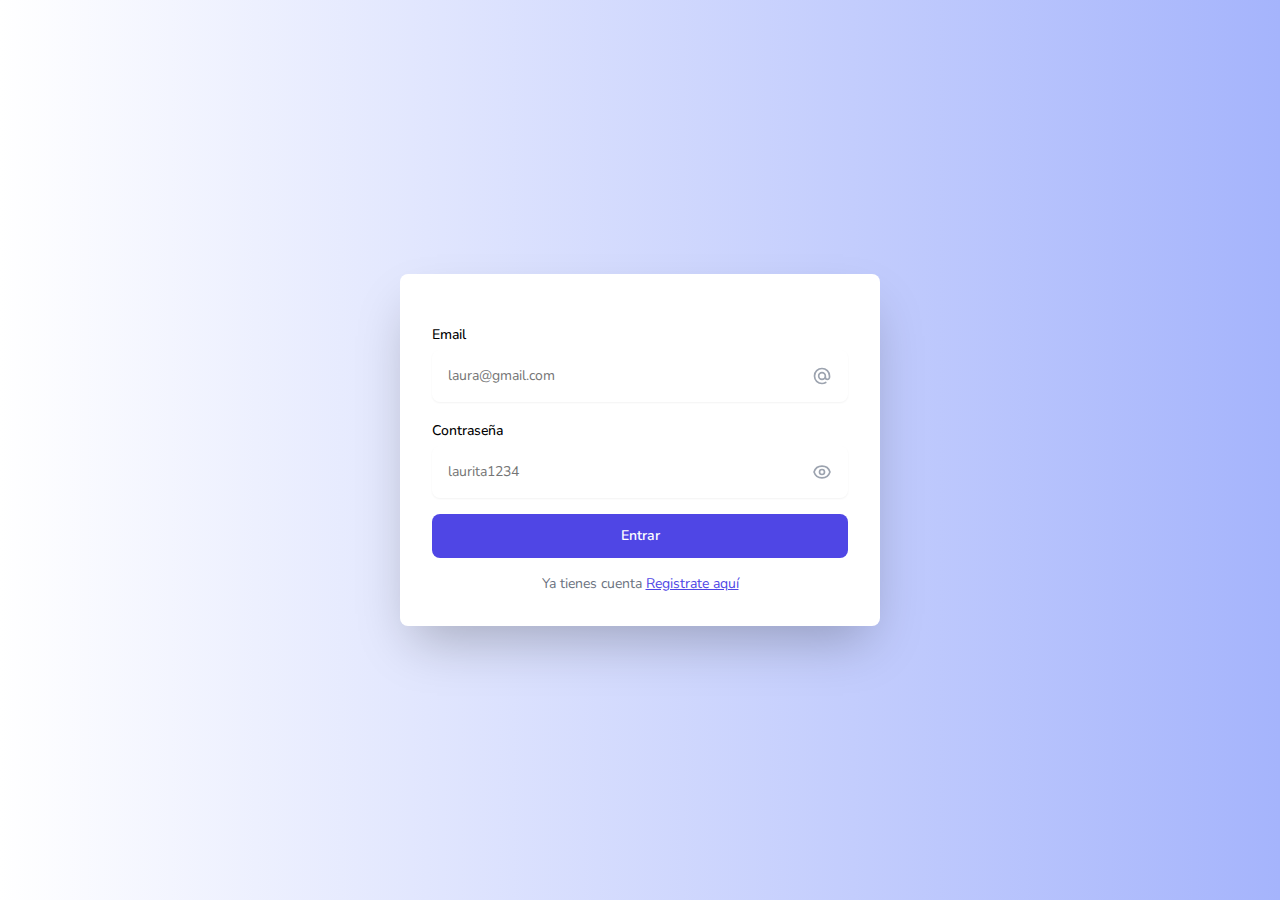
<file: login/index.html>
<!DOCTYPE html>
<html lang="es">

<head>
    <meta charset="UTF-8" />
    <!-- <link rel="icon" type="image/svg+xml" href="/vite.svg" /> -->
    <meta name="viewport" content="width=device-width, initial-scale=1.0" />
    <script type="module" src="./login.js"></script>
    <link rel="stylesheet" href="style.css">
    <title>Touristfy | 🧳 LOGIN</title>
</head>

<body>

    <div class="login-container">
        <div class="form-container">

            <form method="post" id="loginForm" class="form space-y-4">

                <div class="field-box">
                    <label for="email" class="label">Email</label>

                    <div class="input-box">
                        <input type="email" id="email" required class="input" placeholder="laura@gmail.com"
                            name="email" />

                        <span class="input-img">
                            <svg xmlns="http://www.w3.org/2000/svg" class="img-svg" fill="none" viewBox="0 0 24 24"
                                stroke="currentColor">
                                <path stroke-linecap="round" stroke-linejoin="round" stroke-width="2"
                                    d="M16 12a4 4 0 10-8 0 4 4 0 008 0zm0 0v1.5a2.5 2.5 0 005 0V12a9 9 0 10-9 9m4.5-1.206a8.959 8.959 0 01-4.5 1.207" />
                            </svg>
                        </span>
                    </div>
                </div>

                <div class="field-box">
                    <label for="password" class="label">Contraseña</label>

                    <div class="input-box">
                        <input type="password" id="password" required name="password" class="input"
                            placeholder="laurita1234" />

                        <span class="input-img">
                            <svg xmlns="http://www.w3.org/2000/svg" class="img-svg" fill="none" viewBox="0 0 24 24"
                                stroke="currentColor">
                                <path stroke-linecap="round" stroke-linejoin="round" stroke-width="2"
                                    d="M15 12a3 3 0 11-6 0 3 3 0 016 0z" />
                                <path stroke-linecap="round" stroke-linejoin="round" stroke-width="2"
                                    d="M2.458 12C3.732 7.943 7.523 5 12 5c4.478 0 8.268 2.943 9.542 7-1.274 4.057-5.064 7-9.542 7-4.477 0-8.268-2.943-9.542-7z" />
                            </svg>
                        </span>
                    </div>
                </div>

                <button type="submit" class="submit-btn">
                    Entrar
                </button>

                <p class="form-footer">
                    Ya tienes cuenta
                    <a class="form-footer-link" href="../signup/">Registrate
                        aquí</a>
                </p>
            </form>
        </div>
    </div>
</body>

</html>
</file>
<file: login/style.css>
@import './normalize.css';
@import url('https://fonts.googleapis.com/css2?family=Nunito:ital,wght@0,200;0,300;0,400;0,500;0,600;0,700;0,800;0,900;1,200;1,300;1,400;1,500;1,600;1,700;1,800;1,900&display=swap');

:root {
  --tw-gradient-from: #fff;
  --tw-gradient-to: rgb(255 255 255 / 0);
  --tw-gradient-stops: var(--tw-gradient-from), var(--tw-gradient-to);
  --tw-gradient-to: #a5b4fc;
  --tw-ring-inset: ;
  --tw-ring-offset-width: 0px;
  --tw-ring-offset-color: #fff;
  --tw-ring-color: rgb(59 130 246 / 0.5);
  --tw-ring-offset-shadow: 0 0 #0000;
  --tw-ring-shadow: 0 0 #0000;
}

.login-container {
  font-family: Nunito, sans-serif;
  display: flex;
  align-items: center;
  justify-content: center;
  min-height: 100vh;
  padding-right: 1rem;
  padding-left: 1rem;
  padding-top: 4rem;
  padding-bottom: 4rem;
  background-image: linear-gradient(to right, var(--tw-gradient-stops));
}

.form-container {
  max-width: 32rem;
  margin-left: auto;
  margin-right: auto;
  padding: 2rem;
  --tw-bg-opacity: 1;
  background-color: rgb(255 255 255 / var(--tw-bg-opacity));
  border-radius: 0.5rem;
  --tw-shadow: 0 25px 50px -12px rgb(0 0 0 / 0.25);
  --tw-shadow-colored: 0 25px 50px -12px var(--tw-shadow-color);
  box-shadow: var(--tw-ring-offset-shadow, 0 0 #0000),
    var(--tw-ring-shadow, 0 0 #0000), var(--tw-shadow);
}

.form {
  --tw-space-y-reverse: 0;
  margin-top: calc(1rem * calc(1 - var(--tw-space-y-reverse)));
  margin-bottom: calc(1rem * var(--tw-space-y-reverse));
}

.field-box {
  margin-bottom: 1rem;
}

.label {
  font-size: 0.875rem /* 14px */;
  line-height: 1.25rem /* 20px */;
  font-weight: 500;
}

.input-box {
  position: relative;
  margin-top: 0.25rem;
}

.input {
  width: 100%;
  padding: 1rem /* 16px */;
  padding-right: 3rem /* 48px */;
  font-size: 0.875rem /* 14px */;
  line-height: 1.25rem /* 20px */;
  --tw-border-opacity: 1;
  border-color: rgb(229 231 235 / var(--tw-border-opacity));
  border-radius: 0.5rem /* 8px */;
  --tw-shadow: 0 1px 2px 0 rgb(0 0 0 / 0.05);
  --tw-shadow-colored: 0 1px 2px 0 var(--tw-shadow-color);
  box-shadow: var(--tw-ring-offset-shadow, 0 0 #0000),
    var(--tw-ring-shadow, 0 0 #0000), var(--tw-shadow);
  --tw-ring-opacity: 1;
  --tw-ring-color: rgb(199 210 254 / var(--tw-ring-opacity));
}
.input:focus {
  outline: 2px solid transparent;
  outline-offset: 2px;
  --tw-ring-offset-shadow: var(--tw-ring-inset) 0 0 0
    var(--tw-ring-offset-width) var(--tw-ring-offset-color);
  --tw-ring-shadow: var(--tw-ring-inset) 0 0 0
    calc(2px + var(--tw-ring-offset-width)) var(--tw-ring-color);
  box-shadow: var(--tw-ring-offset-shadow), var(--tw-ring-shadow),
    var(--tw-shadow, 0 0 #0000);
}
.input-img {
  position: absolute;
  top: 0px;
  bottom: 0px;
  display: inline-flex;
  align-items: center;
  right: 1rem;
}

.img-svg {
  width: 1.25rem;
  height: 1.25rem;
  --tw-text-opacity: 1;
  color: rgb(156 163 175 / var(--tw-text-opacity));
}

.submit-btn {
  margin-bottom: 1rem /* 16px */;
  display: block;
  width: 100%;
  padding-left: 1.25rem /* 20px */;
  padding-right: 1.25rem /* 20px */;
  padding-top: 0.75rem /* 12px */;
  padding-bottom: 0.75rem /* 12px */;
  font-size: 0.875rem /* 14px */;
  line-height: 1.25rem /* 20px */;
  font-weight: 600;
  --tw-text-opacity: 1;
  color: rgb(255 255 255 / var(--tw-text-opacity));
  transition-property: all;
  transition-timing-function: cubic-bezier(0.4, 0, 0.2, 1);
  transition-duration: 300ms;
  --tw-bg-opacity: 1;
  background-color: rgb(79 70 229 / var(--tw-bg-opacity));
  border-radius: 0.5rem /* 8px */;
}
.submit-btn:hover {
  --tw-bg-opacity: 1;
  background-color: rgb(129 140 248 / var(--tw-bg-opacity));
}

.form-footer {
  font-size: 0.875rem /* 14px */;
  line-height: 1.25rem /* 20px */;
  text-align: center;
  --tw-text-opacity: 1;
  color: rgb(107 114 128 / var(--tw-text-opacity));
}
.form-footer-link {
  display: inline-block;
  --tw-text-opacity: 1;
  color: rgb(79 70 229 / var(--tw-text-opacity));
  text-decoration-line: underline;
  transition-property: all;
  transition-timing-function: cubic-bezier(0.4, 0, 0.2, 1);
  transition-duration: 300ms;
}
.form-footer-link:hover {
  --tw-text-opacity: 1;
  color: rgb(129 140 248 / var(--tw-text-opacity));
}

/* MEDIA QUERIES */
@media (min-width: 640px) {
  .login-container {
    padding-left: 1.5rem /* 24px */;
    padding-right: 1.5rem /* 24px */;
  }
  .form-container {
    min-width: 30rem /* 480px */;
  }
}

@media (min-width: 1024px) {
  .login-container {
    padding-left: 2rem /* 32px */;
    padding-right: 2rem /* 32px */;
  }
}
</file>
